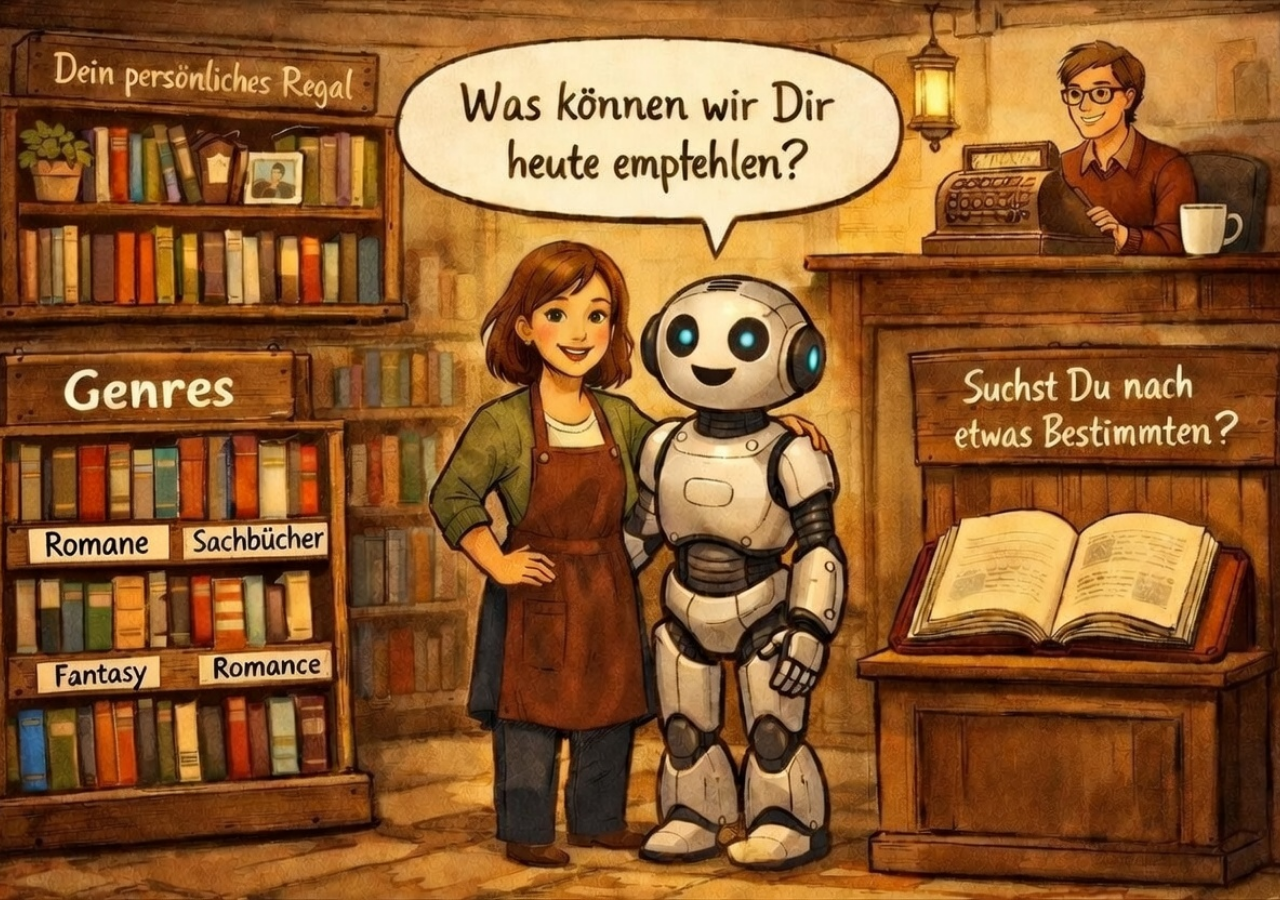
<file: frontend/index.html>
<!DOCTYPE html>
<html>
<head> 
    <meta charset="UTF-8">
    <link rel="stylesheet" href="style.css">
</head>
<body>
    <div class = "image-map">
        <a href="recomm.html" class="hotspot center"></a>
        <a href="search.html" class="hotspot bottom-right"></a>
        <a href="genre.html" class="hotspot bottom-left"></a>
    </div>
<script language="javascript" type="text/javascript" src = "code.js"></script>
</body>
</html>
</file>
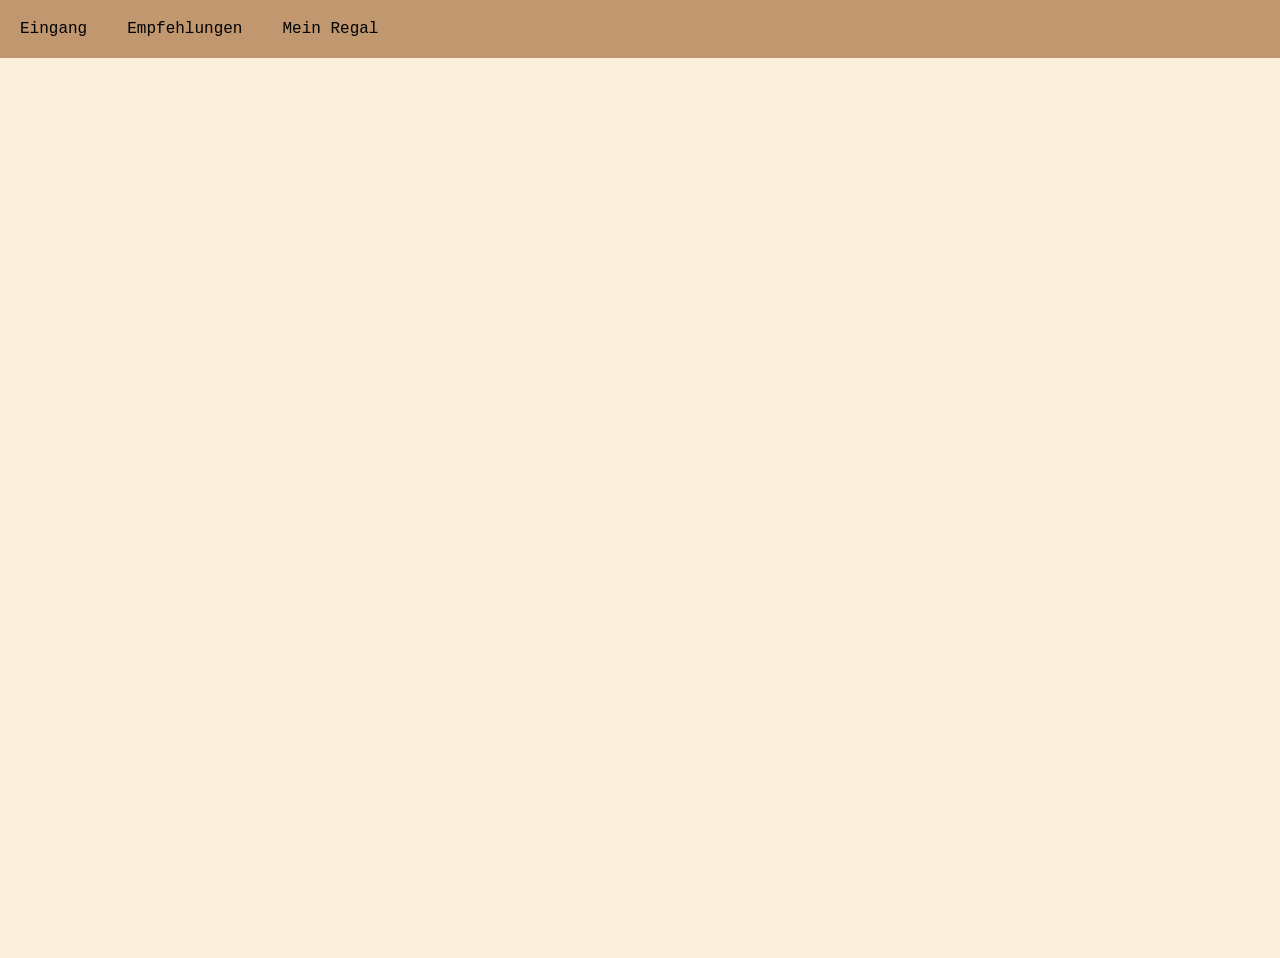
<file: frontend/detail.html>
<!DOCTYPE html>
<html>
    <head> 
        <meta charset="UTF-8">
        <link rel="stylesheet" href="style.css">
    </head>
<body>
    
    <div class="navbar">
        <a href="index.html">Eingang</a>
        <a href="recomm.html">Empfehlungen</a>
        <a href="">Mein Regal</a>
    </div>



    <div class="container">
        <div class="main">
            <div id="details"></div>
    </div>
    </div>

<script language="javascript" type="text/javascript" src = "code.js"></script>
<script> findDetails(); </script>
</body>
</html>
</file>
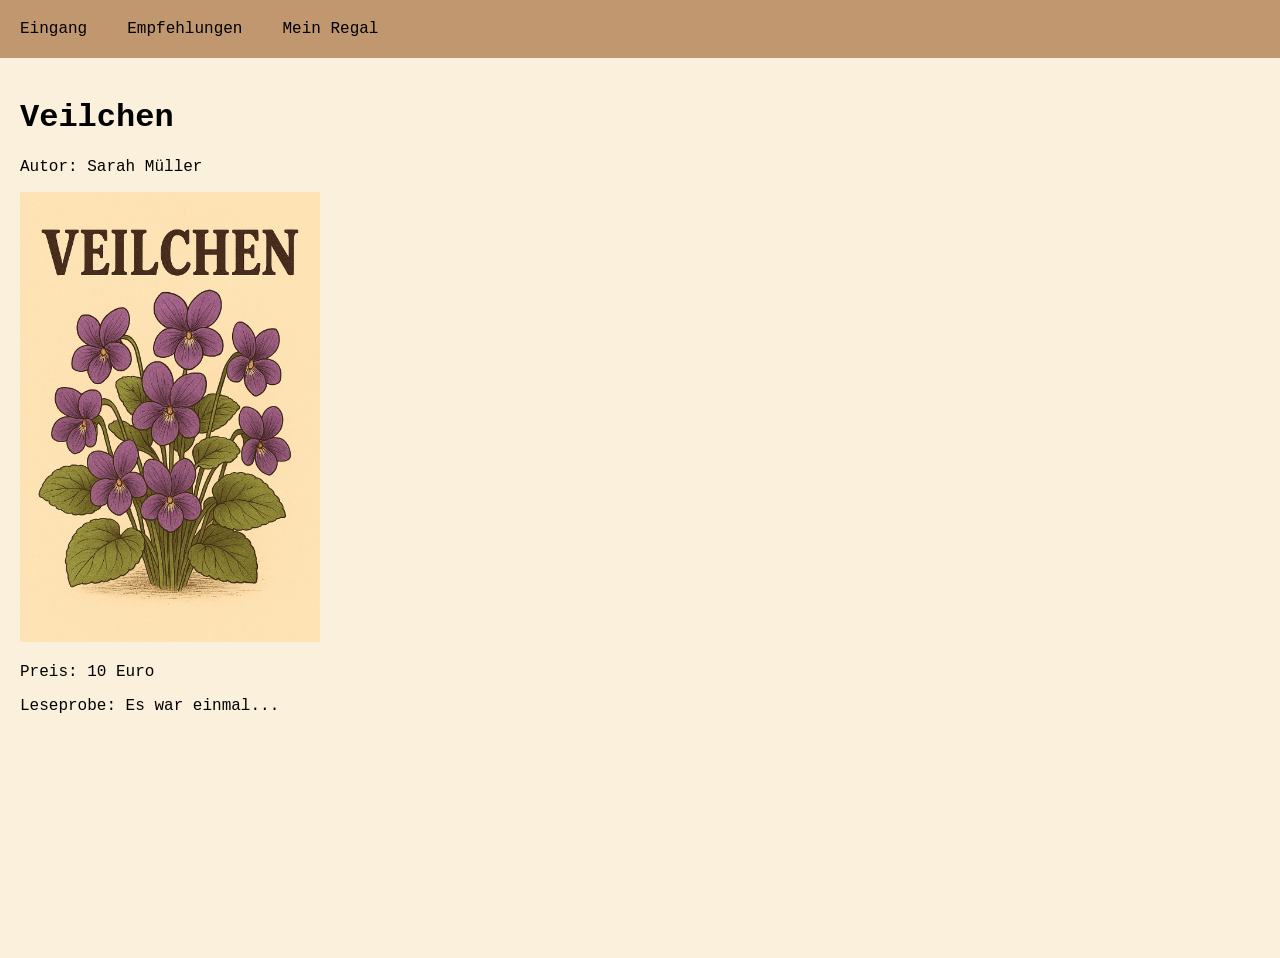
<file: frontend/detail_genre.html>
<!DOCTYPE html>
<html>
<head> 
    <meta charset="UTF-8">
    <link rel="stylesheet" href="style.css">
</head>
<body>
    <div class="navbar">
        <a href="index.html">Eingang</a>
        <a href="recomm.html">Empfehlungen</a>
        <a href="">Mein Regal</a>
    </div>
    <div class="container">
        <div class="main">
            <h1>Veilchen</h1>
            Autor: Sarah Müller
            <p></p>
            <div class="cover-wrapper"> 
                <img src="images/cover_veilchen.png" height="450px" width="300px">
                <img src="images/buchruecken_veilchen.png" height="450px" width="300px" class="hover">
            <p></p>
            Preis: 10 Euro
            <p></p>
            Leseprobe: Es war einmal...
            </div>


        </div>
    </div>

<script language="javascript" type="text/javascript" src = "code.js"></script>
</body>
</html>
</file>
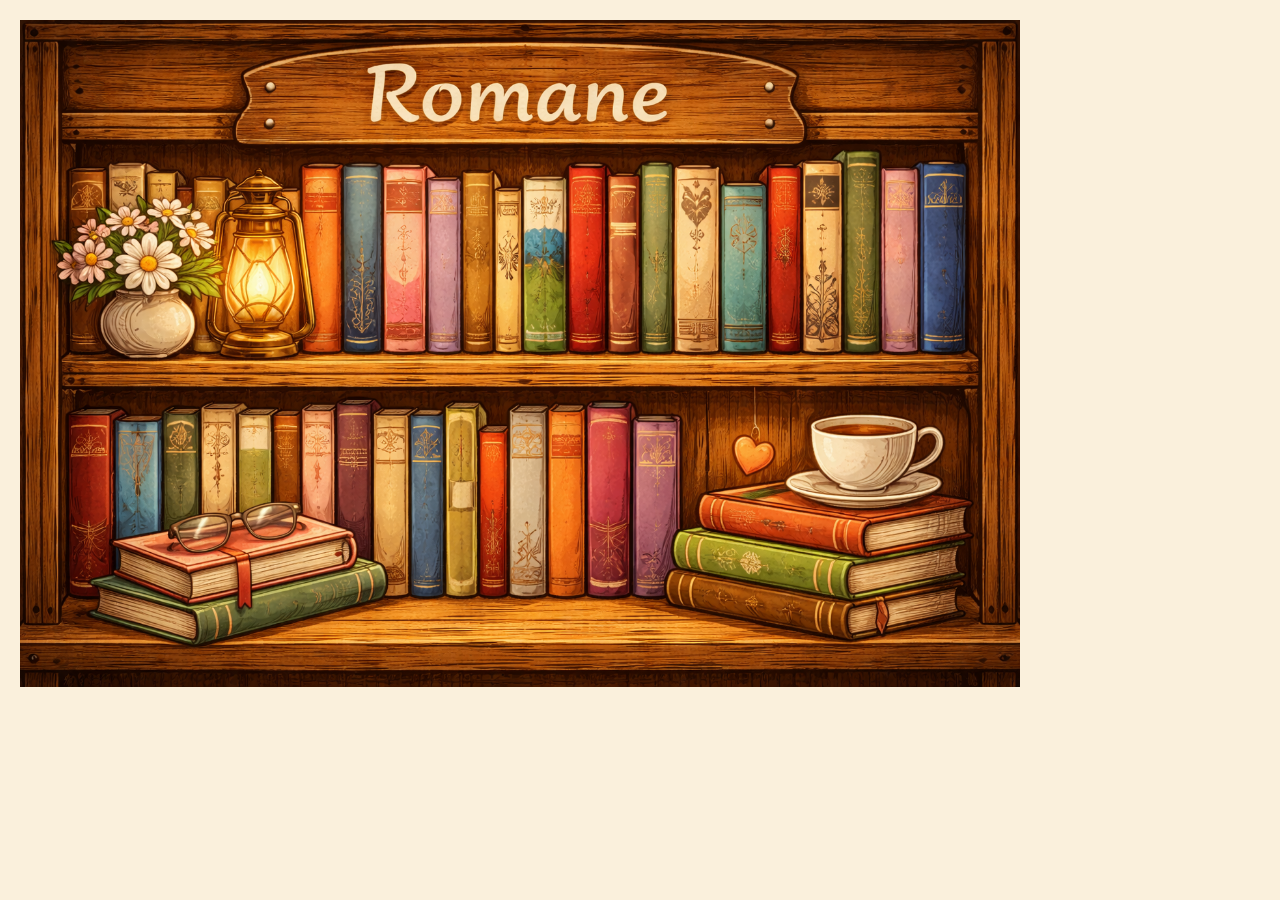
<file: frontend/genre.html>
<!DOCTYPE html>
<html>
<head> 
    <meta charset="UTF-8">
    <link rel="stylesheet" href="style.css">
</head>
<body>
    <div class="container">
        <div class="main">
        <a href="detail_genre.html"><img src="images/regal_romane.png" style="width:1000px"></a> 
        </div>
    </div>

<script language="javascript" type="text/javascript" src = "code.js"></script>
</body>
</html>
</file>
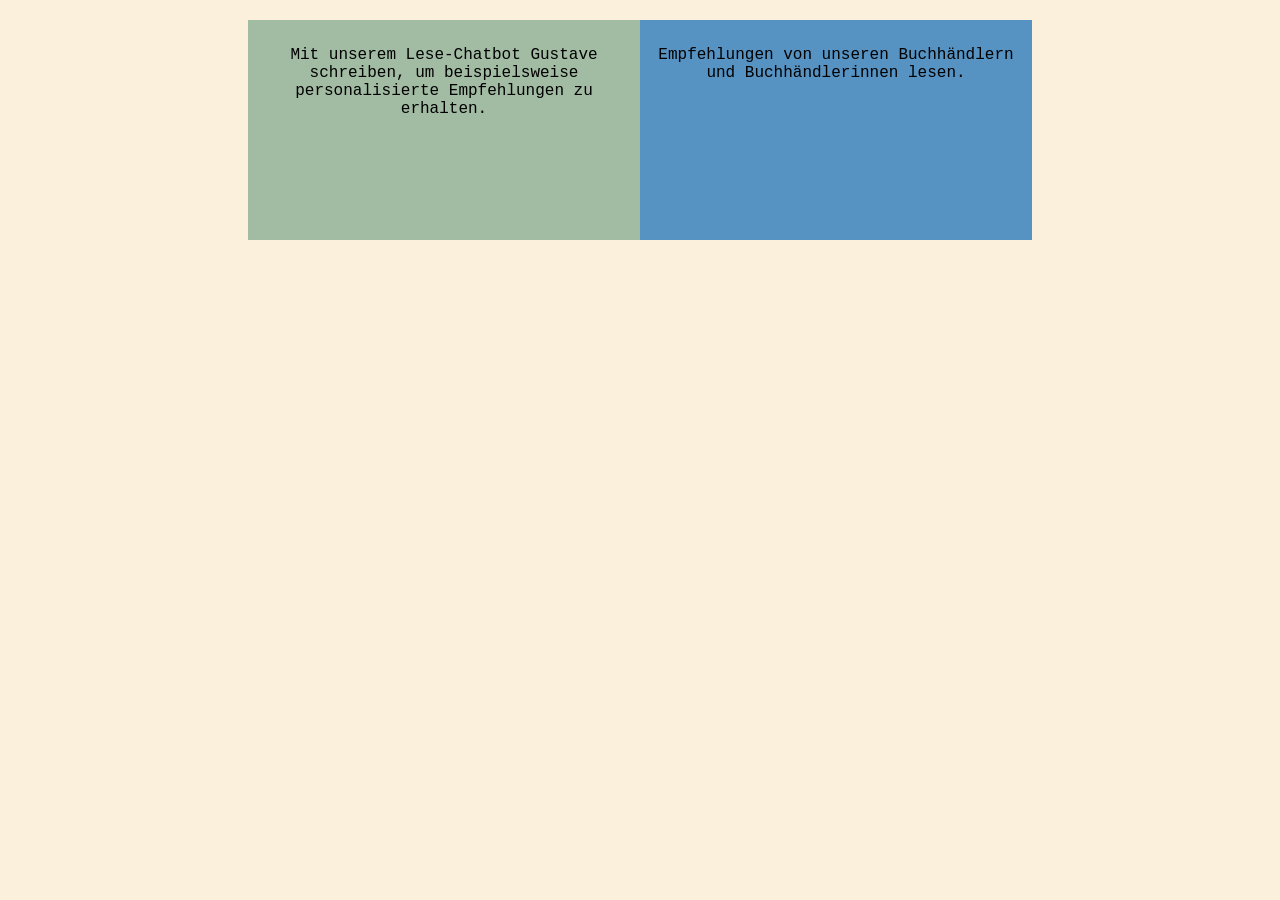
<file: frontend/recomm.html>
<!DOCTYPE html>
<html>
<head> 
    <meta charset="UTF-8">
    <link rel="stylesheet" href="style.css">
</head>
<body>

    <div class="container">
        <div class="main" style="display: flex; justify-content: center;">
                <div class="column" style="background-color: #a2bba3;">
                    <p></p>
                    <a href="chat.html">Mit unserem Lese-Chatbot Gustave schreiben, um beispielsweise personalisierte Empfehlungen zu erhalten.</a>
                </div>
                <div class="column" style="background-color: #5692c2;"> 
                    <p></p>
                    <a href="">Empfehlungen von unseren Buchhändlern und Buchhändlerinnen lesen.</a>
                </div>
        </div>
    </div>

    <script language="javascript" type="text/javascript" src = "code.js"></script>
</body>
</html>
</file>
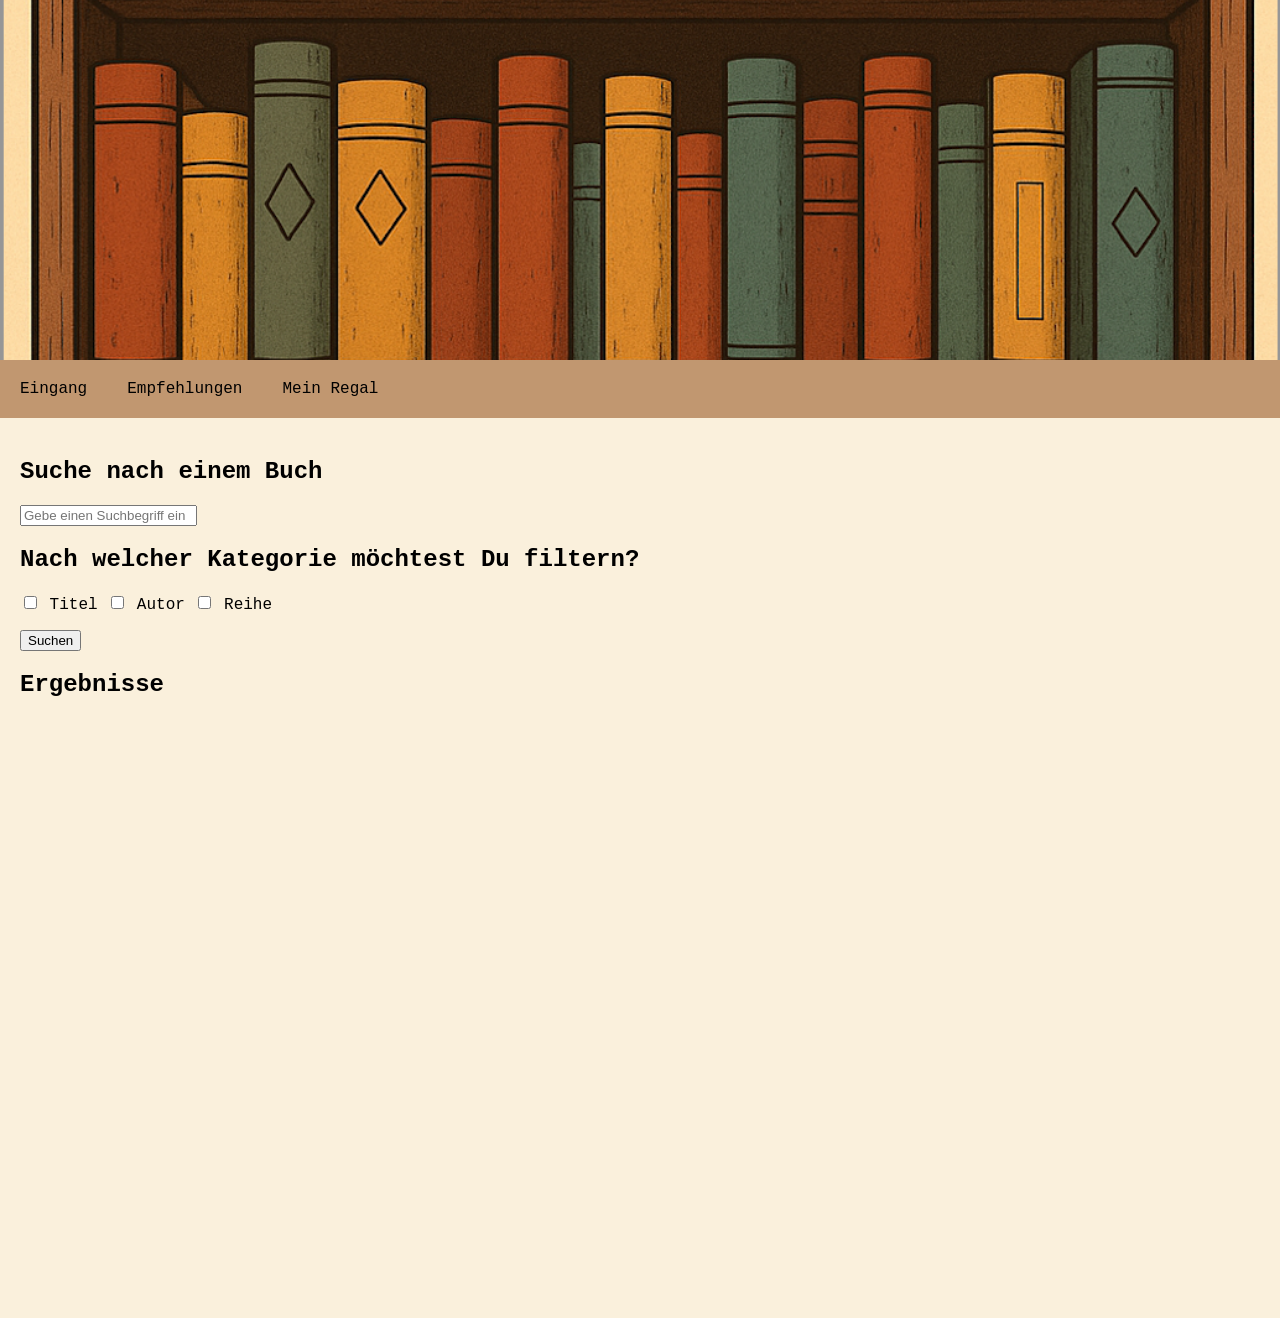
<file: frontend/search.html>
<!DOCTYPE html>
<html>
<head> 
    <meta charset="UTF-8">
    <link rel="stylesheet" href="style.css">
</head>
<body>
    <header></header>
    <div class="navbar">
        <a href="index.html">Eingang</a>
        <a href="recomm.html">Empfehlungen</a>
        <a href="">Mein Regal</a>
    </div>

    <div class="container">
        <div class="main">
            <h2>Suche nach einem Buch</h2>
            <p></p>
            <input type="text" id="search-input" placeholder="Gebe einen Suchbegriff ein">
            <p></p>
            <h2>Nach welcher Kategorie möchtest Du filtern?</h2>
            <div class="categories">
                <label> <input type="checkbox" class="search-category" value="titel"> Titel </label>
                <label> <input type="checkbox" class="search-category" value="autor"> Autor </label>
                <label> <input type="checkbox" class="search-category" value="reihe"> Reihe </label>
            </div>
            <p></p>

            <button onclick ="filterBooks()"> Suchen </button>
            <h2>Ergebnisse</h2>
            <div id="results">
                
            </div>
        </div>

    </div>

<script language="javascript" type="text/javascript" src = "code.js"></script>
</body>
</html>
</file>
<file: frontend/style.css>
header {
    background-color: #cfb997;
    background-image: url("images/books_header.png");
    background-size: cover;
    background-position: center;
    padding: 180px;
}

body {
    font-family: "Lucida Console", "Courier New", monospace;
    margin: 0;
}

/* Navigationsleiste */

.navbar {
    display:flex;
    background-color: #c19770;
}

.navbar a {
    color: black;
    padding: 20px 20px;
    text-decoration: none;
    text-align: center;
}

.navbar a:hover {
    color: white;
    background-color: #a67a5b;
}

/* Allgemeine Layout-Elemente */

.container {
    display: flex;
    flex-wrap: wrap;
    min-height: 100vh;
}

.main {
    flex: 70%;
    background-color: #faf0dc;
    padding: 20px;
}

input [type="text"]{
    width: 300px;
}

a {
    text-decoration: none;
    color: black
}

a:visited {
    color:black
}

.column {
    width: 30%;
    padding: 10px;
    height: 200px;
    text-align: center;
}


/* Startseite */

.image-map {
    position: relative;
    width: 100vw;
    height: 100dvh;
    background: url("images/Startseite.jpg") center/cover no-repeat fixed;
}

.hotspot{
    position:absolute;
    text-decoration: none;
}



.center {
    width: 40%;
    height: 80%;
    top: 10%;
    left: 30%;
}

.bottom-left {
    width: 13%;
    height: 16%;
    bottom: 36%;
    left: 2.5%;
}

.bottom-right {
    width: 25%;
    height: 50%;
    bottom: 15%;
    right: 5%;
}



/* Anzeige der Bücher auf der Detailseite*/

/* Wechsel von Coverbild auf Klappentext/Rueckseite, wenn mit Maus über Bild hovern */

.cover-wrapper {
    height: 450px;
    width: 300px;
    position: relative;
    display: inline-block;
}

.cover-wrapper img.hover {
    position:absolute;
    top: 0;
    left: 0;
    opacity: 0;
    transition: opacity 0.2s;
}

.cover-wrapper:hover img.hover{
    opacity:1;
}

/* Chatbot-Seite */

.user {
    text-align: right;
    color: #5B3A29; 
    font-weight: 500;
}

.assistant {
    text-align: left;
    color:black;
    font-weight: 500;
}

.message {
    margin: 10px;
    padding: 10px;
    border-radius: 10px;
}

.user .message {
    background-color: #cfb997;
}

.assistant .message {
    background-color:#a67a5b;
}
</file>
